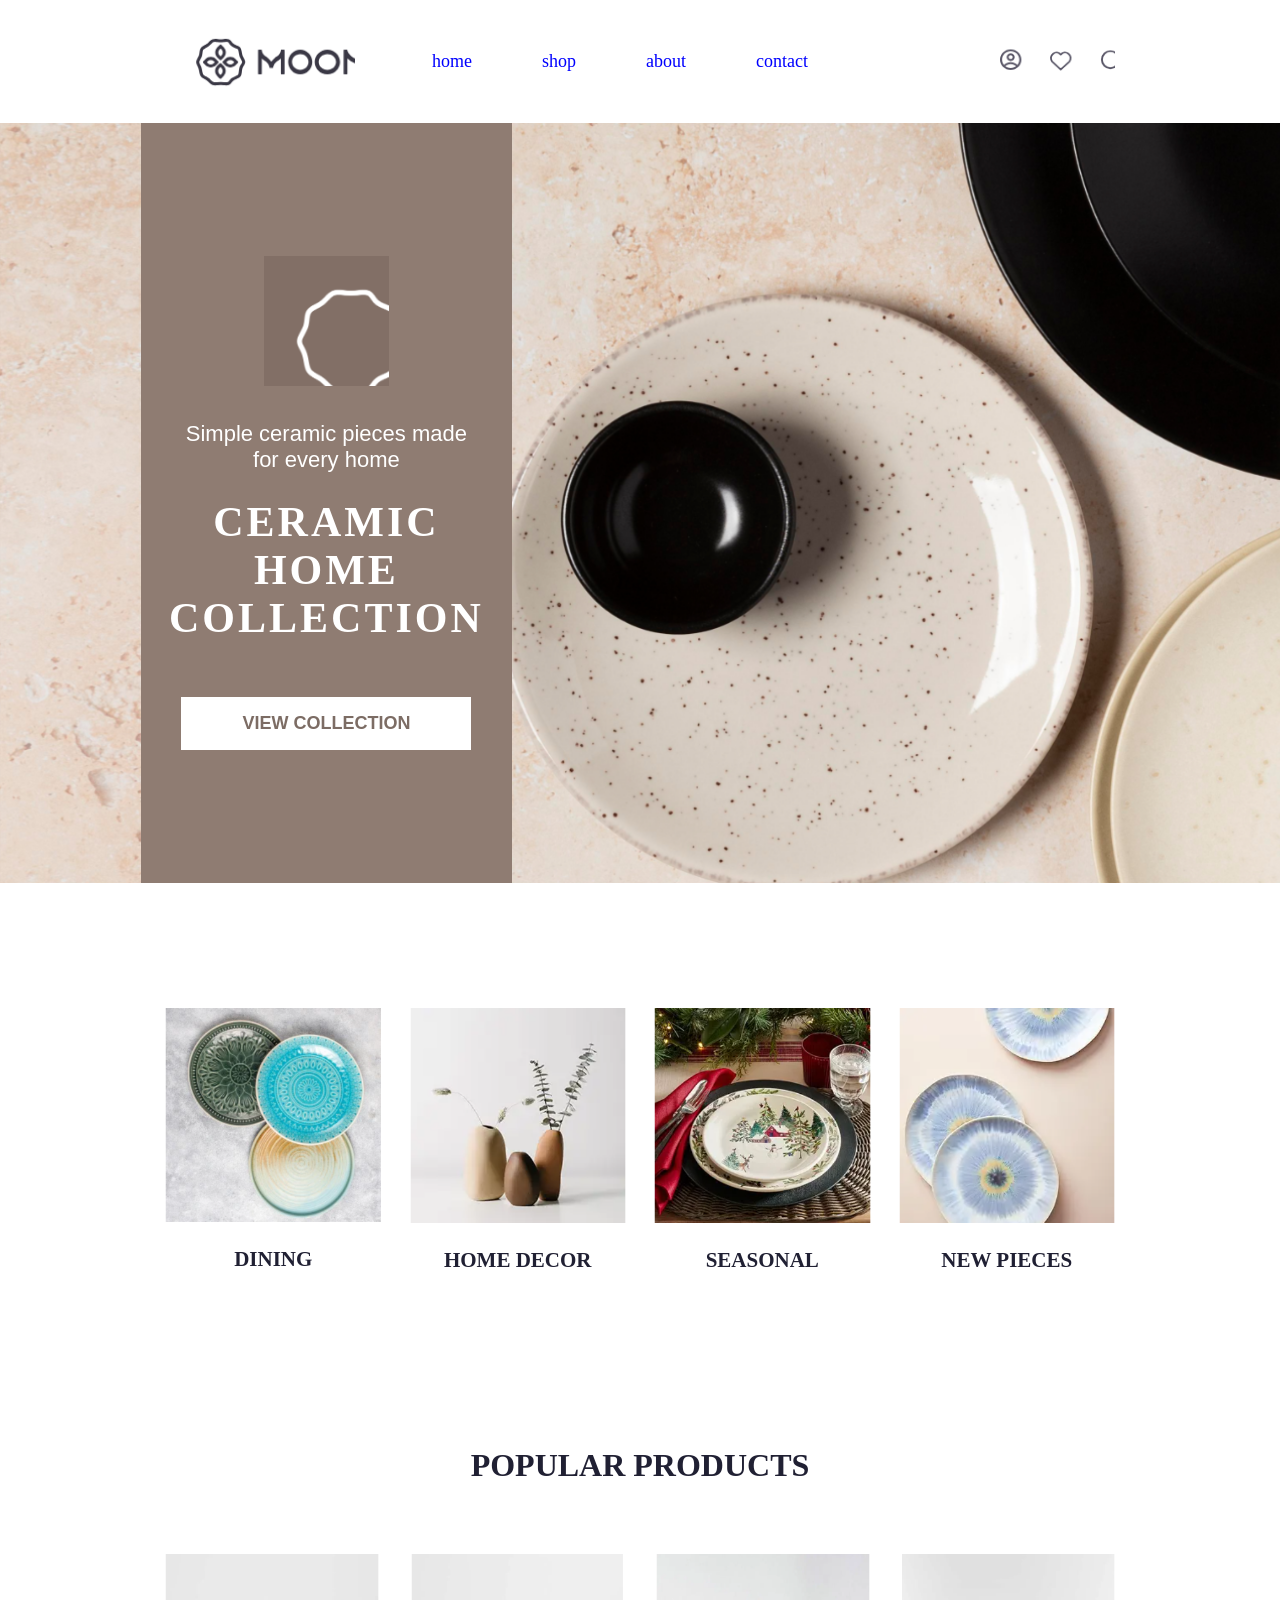
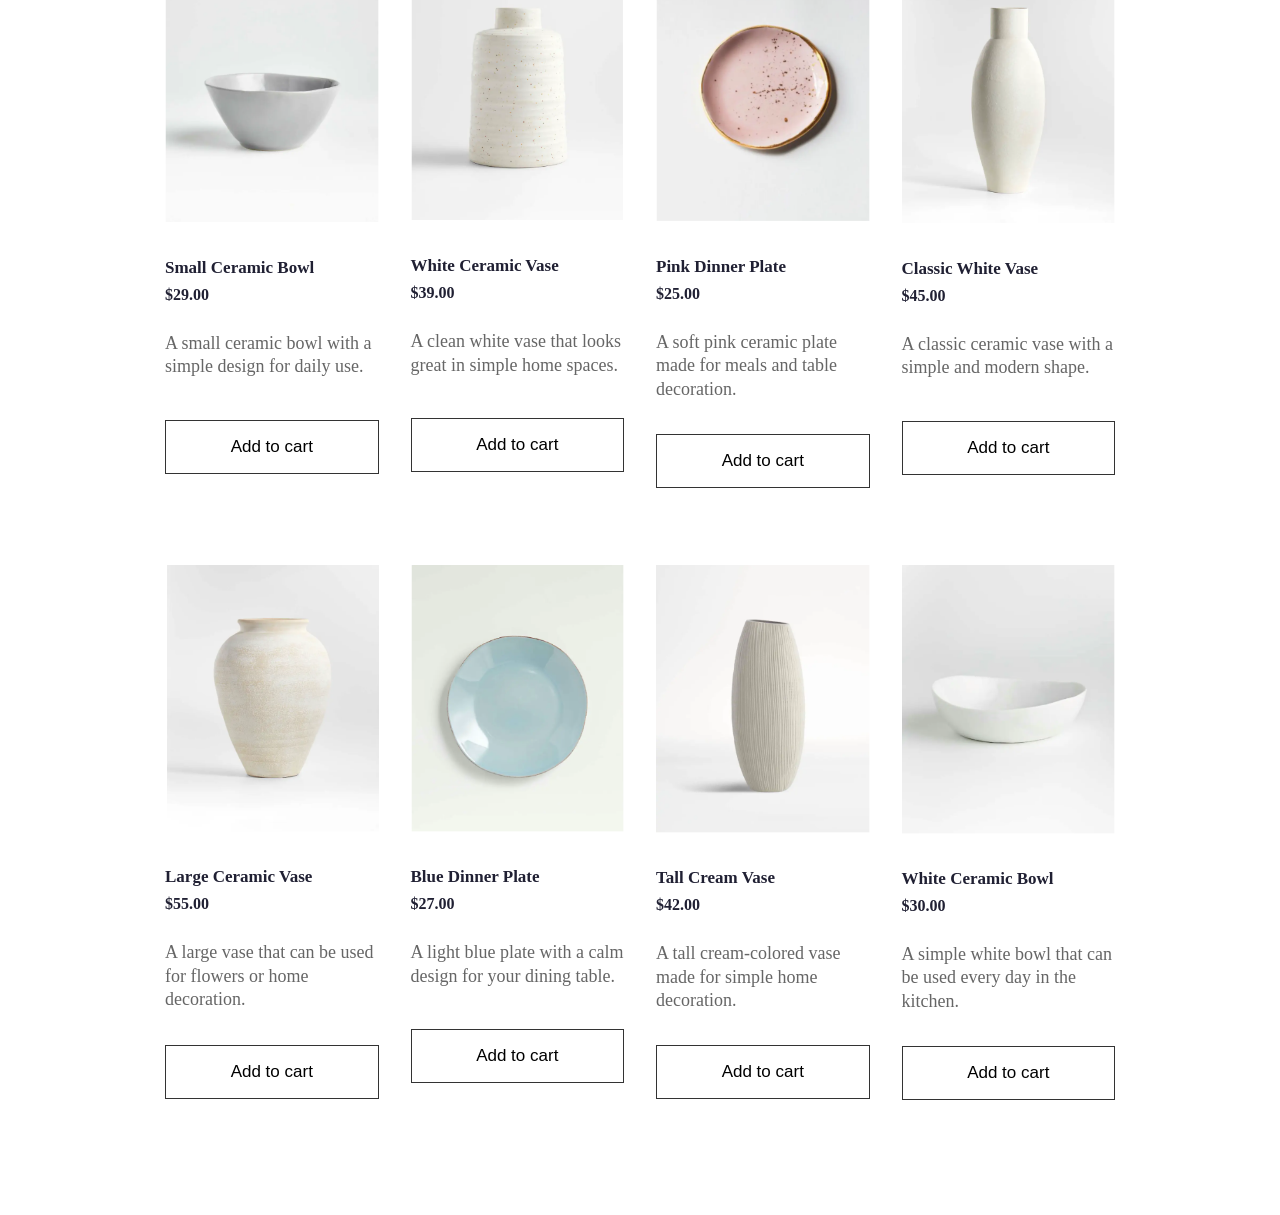
<file: task-04-css-flexbox/index.html>
<!DOCTYPE html>
<html lang="en">

<head>
    <meta charset="UTF-8">
    <meta name="viewport" content="width=device-width, initial-scale=1.0">
    <title>Moon Ceramic Store</title>

    <link rel="stylesheet" href="assets/css/base.css">
    <link rel="stylesheet" href="assets/css/main.css">
</head>

<body>

    <header class="header">
        <div class="container">
            <div class="row header-row">

                <div class="logo">
                    <img src="imgs/moon-logo.png" alt="Moon logo">
                </div>

                <div class="nav">
                    <span>home</span>
                    <span>shop</span>
                    <span>about</span>
                    <span>contact</span>
                </div>

                <div class="header-icons">
                    <img src="imgs/header-icons.png" alt="Header icons">
                </div>

            </div>
        </div>
    </header>


    <section class="hero">

        <div class="hero-left-space"></div>

        <div class="hero-content">
            <img class="hero-symbol" src="imgs/hero-symbol.png" alt="Decoration">

            <p>Simple ceramic pieces made for every home</p>

            <h1>
                CERAMIC HOME
                <br>
                COLLECTION
            </h1>

            <button type="button">VIEW COLLECTION</button>
        </div>

        <div class="hero-image">
            <img src="imgs/hero-main.png" alt="Ceramic dinner set">
        </div>

    </section>


    <section class="collections">

        <div class="container">

            <div class="row collection-row">

                <div class="collection">
                    <img src="imgs/collection-1.png" alt="Dining collection">
                    <h2>DINING</h2>
                </div>

                <div class="collection">
                    <img src="imgs/collection-2.png" alt="Home decoration">
                    <h2>HOME DECOR</h2>
                </div>

                <div class="collection">
                    <img src="imgs/collection-3.png" alt="Seasonal collection">
                    <h2>SEASONAL</h2>
                </div>

                <div class="collection">
                    <img src="imgs/collection-4.png" alt="New ceramic pieces">
                    <h2>NEW PIECES</h2>
                </div>

            </div>

        </div>

    </section>


    <section class="best-sellers">

        <div class="container">

            <h2 class="section-title">POPULAR PRODUCTS</h2>

            <div class="row products-row">

                <div class="product">

                    <img src="imgs/product-1.png" alt="Small ceramic bowl">

                    <h3>Small Ceramic Bowl</h3>

                    <strong>$29.00</strong>

                    <p>
                        A small ceramic bowl with a simple design for daily use.
                    </p>

                    <button type="button">Add to cart</button>

                </div>


                <div class="product">

                    <img src="imgs/product-2.png" alt="White ceramic vase">

                    <h3>White Ceramic Vase</h3>

                    <strong>$39.00</strong>

                    <p>
                        A clean white vase that looks great in simple home spaces.
                    </p>

                    <button type="button">Add to cart</button>

                </div>


                <div class="product">

                    <img src="imgs/product-3.png" alt="Pink dinner plate">

                    <h3>Pink Dinner Plate</h3>

                    <strong>$25.00</strong>

                    <p>
                        A soft pink ceramic plate made for meals and table decoration.
                    </p>

                    <button type="button">Add to cart</button>

                </div>


                <div class="product">

                    <img src="imgs/product-4.png" alt="Classic white vase">

                    <h3>Classic White Vase</h3>

                    <strong>$45.00</strong>

                    <p>
                        A classic ceramic vase with a simple and modern shape.
                    </p>

                    <button type="button">Add to cart</button>

                </div>


                <div class="product">

                    <img src="imgs/product-5.png" alt="Large ceramic vase">

                    <h3>Large Ceramic Vase</h3>

                    <strong>$55.00</strong>

                    <p>
                        A large vase that can be used for flowers or home decoration.
                    </p>

                    <button type="button">Add to cart</button>

                </div>


                <div class="product">

                    <img src="imgs/product-6.png" alt="Blue dinner plate">

                    <h3>Blue Dinner Plate</h3>

                    <strong>$27.00</strong>

                    <p>
                        A light blue plate with a calm design for your dining table.
                    </p>

                    <button type="button">Add to cart</button>

                </div>


                <div class="product">

                    <img src="imgs/product-7.png" alt="Tall cream vase">

                    <h3>Tall Cream Vase</h3>

                    <strong>$42.00</strong>

                    <p>
                        A tall cream-colored vase made for simple home decoration.
                    </p>

                    <button type="button">Add to cart</button>

                </div>


                <div class="product">

                    <img src="imgs/product-8.png" alt="White ceramic bowl">

                    <h3>White Ceramic Bowl</h3>

                    <strong>$30.00</strong>

                    <p>
                        A simple white bowl that can be used every day in the kitchen.
                    </p>

                    <button type="button">Add to cart</button>

                </div>

            </div>

        </div>

    </section>

</body>

</html>
</file>
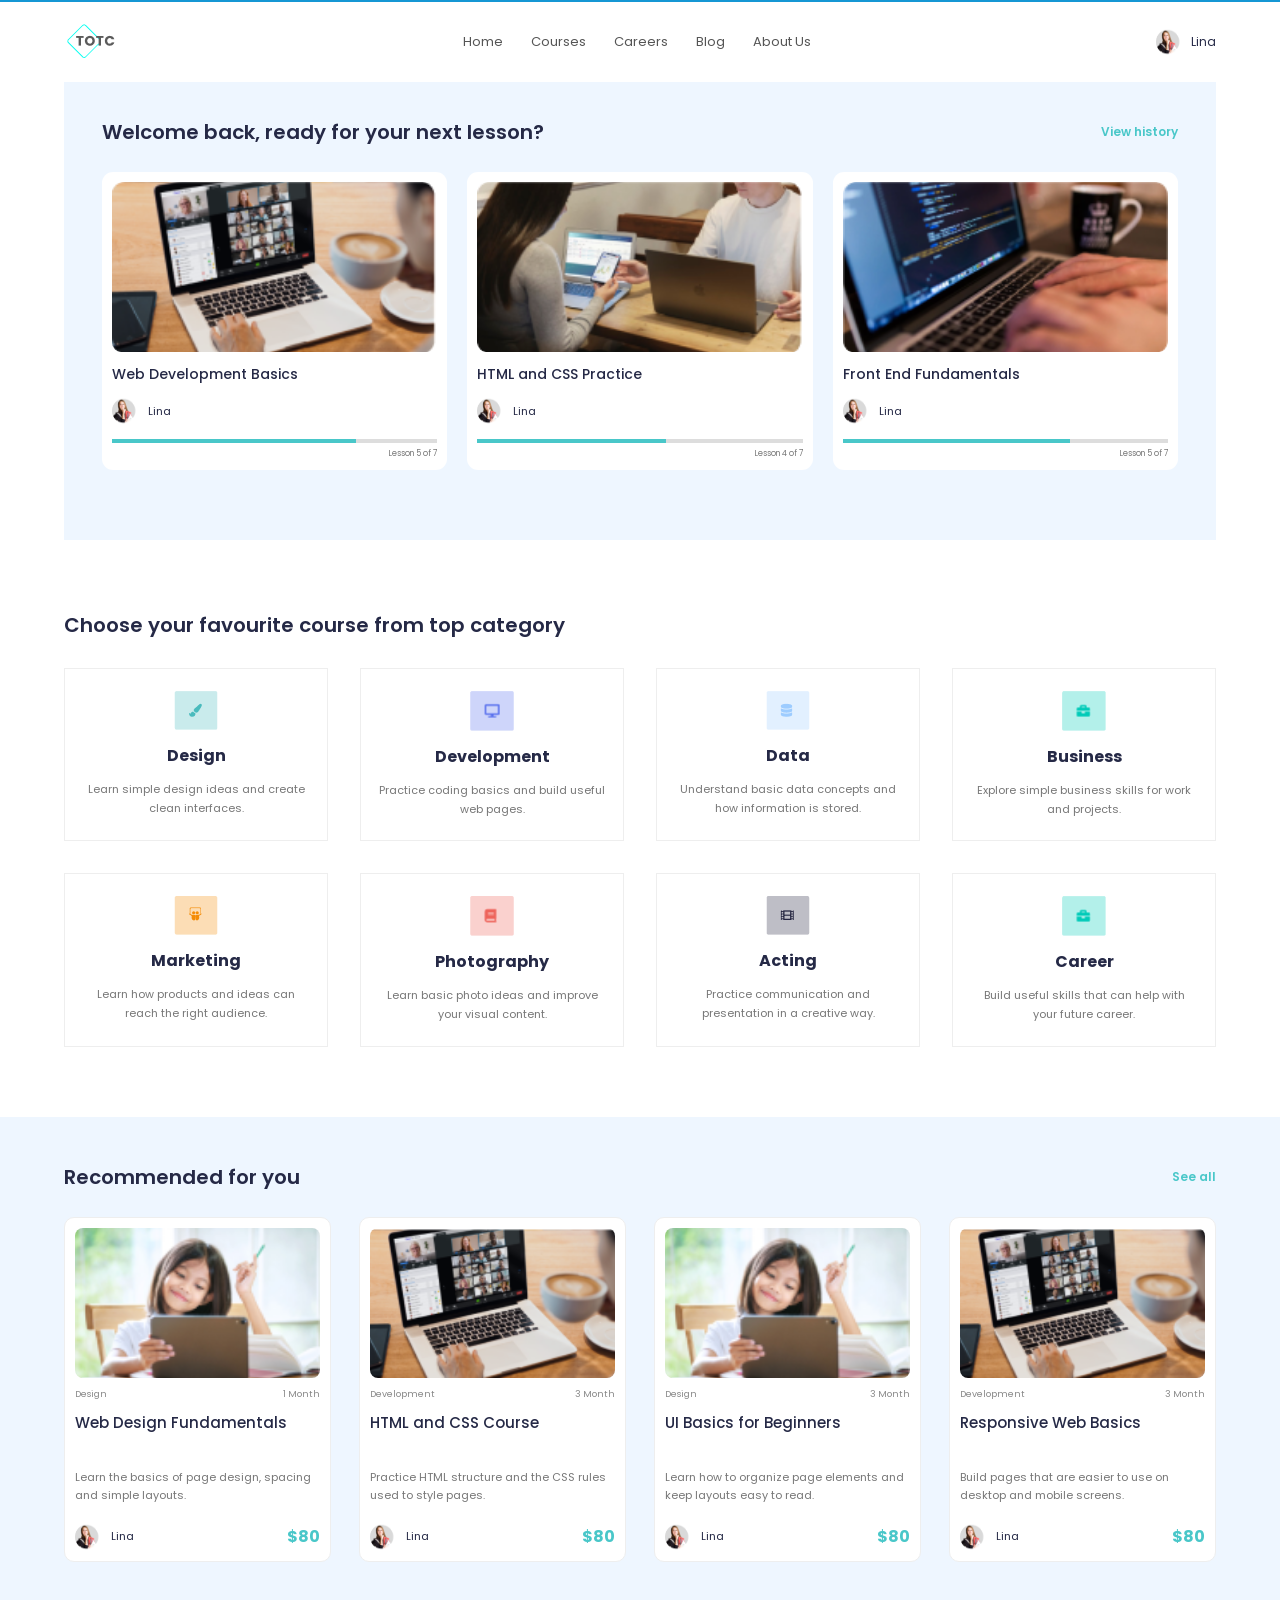
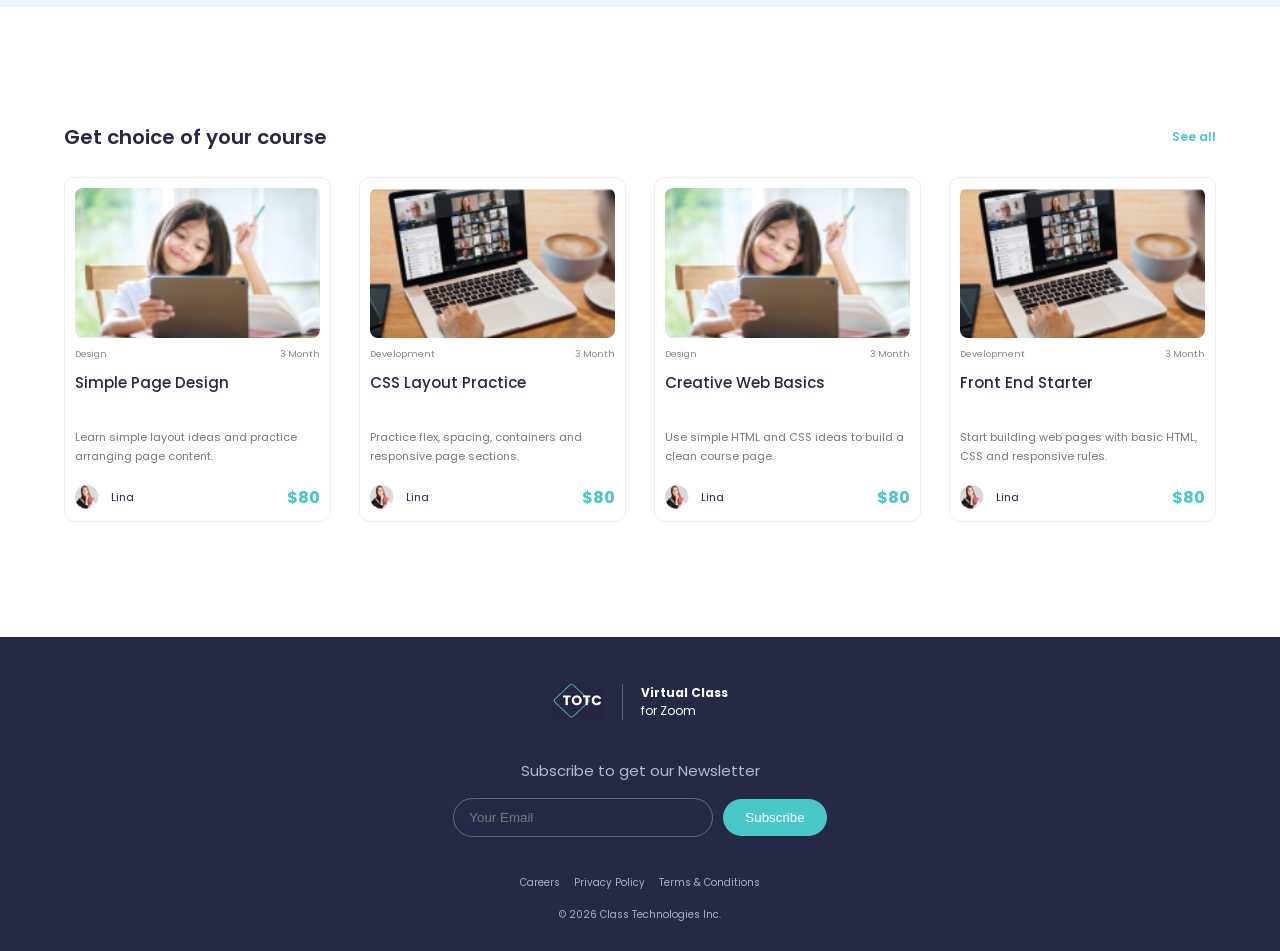
<file: task-05-css-course-page/index.html>
<!DOCTYPE html>
<html lang="en">
<head>
    <meta charset="UTF-8">
    <meta name="viewport" content="width=device-width, initial-scale=1.0">
    <title>Course Page</title>

    <link rel="preconnect" href="https://fonts.googleapis.com">
    <link rel="preconnect" href="https://fonts.gstatic.com" crossorigin>
    <link href="https://fonts.googleapis.com/css2?family=Poppins:wght@400;500;600;700&display=swap" rel="stylesheet">

    <link rel="stylesheet" href="assets/css/base.css">
    <link rel="stylesheet" href="assets/css/main.css">
</head>

<body>

    <header class="header">
        <div class="container">
            <div class="row header-row">
                <div class="logo">
                    <img src="assets/imgs/logo.png" alt="Course logo">
                </div>

                <nav class="nav">
                    <a href="#">Home</a>
                    <a href="#">Courses</a>
                    <a href="#">Careers</a>
                    <a href="#">Blog</a>
                    <a href="#">About Us</a>
                </nav>

                <div class="user">
                    <img src="assets/imgs/avatar.png" alt="User">
                    <span>Lina</span>
                </div>
            </div>
        </div>
    </header>

    <main>

        <section class="continue-section">
            <div class="container section-box">

                <div class="row section-heading">
                    <h1>Welcome back, ready for your next lesson?</h1>
                    <a href="#">View history</a>
                </div>

                <div class="row lesson-row">

                    <div class="lesson-card">
                        <img class="lesson-image" src="assets/imgs/course-laptop.png" alt="Online course">
                        <h2>Web Development Basics</h2>
                        <div class="teacher">
                            <img src="assets/imgs/avatar.png" alt="Teacher">
                            <span>Lina</span>
                        </div>
                        <div class="progress">
                            <div class="progress-value progress-one"></div>
                        </div>
                        <p class="lesson-number">Lesson 5 of 7</p>
                    </div>

                    <div class="lesson-card">
                        <img class="lesson-image" src="assets/imgs/course-meeting.png" alt="Study meeting">
                        <h2>HTML and CSS Practice</h2>
                        <div class="teacher">
                            <img src="assets/imgs/avatar.png" alt="Teacher">
                            <span>Lina</span>
                        </div>
                        <div class="progress">
                            <div class="progress-value progress-two"></div>
                        </div>
                        <p class="lesson-number">Lesson 4 of 7</p>
                    </div>

                    <div class="lesson-card">
                        <img class="lesson-image" src="assets/imgs/course-code.png" alt="Programming course">
                        <h2>Front End Fundamentals</h2>
                        <div class="teacher">
                            <img src="assets/imgs/avatar.png" alt="Teacher">
                            <span>Lina</span>
                        </div>
                        <div class="progress">
                            <div class="progress-value progress-three"></div>
                        </div>
                        <p class="lesson-number">Lesson 5 of 7</p>
                    </div>

                </div>
            </div>
        </section>

        <section class="categories-section">
            <div class="container">
                <h2 class="main-title">Choose your favourite course from top category</h2>

                <div class="row category-row">

                    <div class="category-card">
                        <img src="assets/imgs/icon-design.png" alt="Design icon">
                        <h3>Design</h3>
                        <p>Learn simple design ideas and create clean interfaces.</p>
                    </div>

                    <div class="category-card">
                        <img src="assets/imgs/icon-dev.png" alt="Development icon">
                        <h3>Development</h3>
                        <p>Practice coding basics and build useful web pages.</p>
                    </div>

                    <div class="category-card">
                        <img src="assets/imgs/icon-data.png" alt="Data icon">
                        <h3>Data</h3>
                        <p>Understand basic data concepts and how information is stored.</p>
                    </div>

                    <div class="category-card">
                        <img src="assets/imgs/icon-business.png" alt="Business icon">
                        <h3>Business</h3>
                        <p>Explore simple business skills for work and projects.</p>
                    </div>

                    <div class="category-card">
                        <img src="assets/imgs/icon-marketing.png" alt="Marketing icon">
                        <h3>Marketing</h3>
                        <p>Learn how products and ideas can reach the right audience.</p>
                    </div>

                    <div class="category-card">
                        <img src="assets/imgs/icon-photo.png" alt="Photography icon">
                        <h3>Photography</h3>
                        <p>Learn basic photo ideas and improve your visual content.</p>
                    </div>

                    <div class="category-card">
                        <img src="assets/imgs/icon-acting.png" alt="Acting icon">
                        <h3>Acting</h3>
                        <p>Practice communication and presentation in a creative way.</p>
                    </div>

                    <div class="category-card">
                        <img src="assets/imgs/icon-business.png" alt="Career icon">
                        <h3>Career</h3>
                        <p>Build useful skills that can help with your future career.</p>
                    </div>

                </div>
            </div>
        </section>

        <section class="courses-section light-section">
            <div class="container">
                <div class="row section-heading">
                    <h2>Recommended for you</h2>
                    <a href="#">See all</a>
                </div>

                <div class="row course-row">

                    <article class="course-card">
                        <img class="course-image" src="assets/imgs/course-student.png" alt="Student learning">
                        <div class="course-info-line">
                            <span>Design</span>
                            <span>1 Month</span>
                        </div>
                        <h3>Web Design Fundamentals</h3>
                        <p>Learn the basics of page design, spacing and simple layouts.</p>
                        <div class="row course-bottom">
                            <div class="teacher">
                                <img src="assets/imgs/avatar.png" alt="Teacher">
                                <span>Lina</span>
                            </div>
                            <strong>$80</strong>
                        </div>
                    </article>

                    <article class="course-card">
                        <img class="course-image" src="assets/imgs/course-laptop.png" alt="Online class">
                        <div class="course-info-line">
                            <span>Development</span>
                            <span>3 Month</span>
                        </div>
                        <h3>HTML and CSS Course</h3>
                        <p>Practice HTML structure and the CSS rules used to style pages.</p>
                        <div class="row course-bottom">
                            <div class="teacher">
                                <img src="assets/imgs/avatar.png" alt="Teacher">
                                <span>Lina</span>
                            </div>
                            <strong>$80</strong>
                        </div>
                    </article>

                    <article class="course-card">
                        <img class="course-image" src="assets/imgs/course-student.png" alt="Student class">
                        <div class="course-info-line">
                            <span>Design</span>
                            <span>3 Month</span>
                        </div>
                        <h3>UI Basics for Beginners</h3>
                        <p>Learn how to organize page elements and keep layouts easy to read.</p>
                        <div class="row course-bottom">
                            <div class="teacher">
                                <img src="assets/imgs/avatar.png" alt="Teacher">
                                <span>Lina</span>
                            </div>
                            <strong>$80</strong>
                        </div>
                    </article>

                    <article class="course-card">
                        <img class="course-image" src="assets/imgs/course-laptop.png" alt="Laptop course">
                        <div class="course-info-line">
                            <span>Development</span>
                            <span>3 Month</span>
                        </div>
                        <h3>Responsive Web Basics</h3>
                        <p>Build pages that are easier to use on desktop and mobile screens.</p>
                        <div class="row course-bottom">
                            <div class="teacher">
                                <img src="assets/imgs/avatar.png" alt="Teacher">
                                <span>Lina</span>
                            </div>
                            <strong>$80</strong>
                        </div>
                    </article>

                </div>
            </div>
        </section>

        <section class="courses-section">
            <div class="container">

                <div class="row section-heading">
                    <h2>Get choice of your course</h2>
                    <a href="#">See all</a>
                </div>

                <div class="row course-row">

                    <article class="course-card">
                        <img class="course-image" src="assets/imgs/course-student.png" alt="Student learning">
                        <div class="course-info-line">
                            <span>Design</span>
                            <span>3 Month</span>
                        </div>
                        <h3>Simple Page Design</h3>
                        <p>Learn simple layout ideas and practice arranging page content.</p>
                        <div class="row course-bottom">
                            <div class="teacher">
                                <img src="assets/imgs/avatar.png" alt="Teacher">
                                <span>Lina</span>
                            </div>
                            <strong>$80</strong>
                        </div>
                    </article>

                    <article class="course-card">
                        <img class="course-image" src="assets/imgs/course-laptop.png" alt="Online learning">
                        <div class="course-info-line">
                            <span>Development</span>
                            <span>3 Month</span>
                        </div>
                        <h3>CSS Layout Practice</h3>
                        <p>Practice flex, spacing, containers and responsive page sections.</p>
                        <div class="row course-bottom">
                            <div class="teacher">
                                <img src="assets/imgs/avatar.png" alt="Teacher">
                                <span>Lina</span>
                            </div>
                            <strong>$80</strong>
                        </div>
                    </article>

                    <article class="course-card">
                        <img class="course-image" src="assets/imgs/course-student.png" alt="Student">
                        <div class="course-info-line">
                            <span>Design</span>
                            <span>3 Month</span>
                        </div>
                        <h3>Creative Web Basics</h3>
                        <p>Use simple HTML and CSS ideas to build a clean course page.</p>
                        <div class="row course-bottom">
                            <div class="teacher">
                                <img src="assets/imgs/avatar.png" alt="Teacher">
                                <span>Lina</span>
                            </div>
                            <strong>$80</strong>
                        </div>
                    </article>

                    <article class="course-card">
                        <img class="course-image" src="assets/imgs/course-laptop.png" alt="Web course">
                        <div class="course-info-line">
                            <span>Development</span>
                            <span>3 Month</span>
                        </div>
                        <h3>Front End Starter</h3>
                        <p>Start building web pages with basic HTML, CSS and responsive rules.</p>
                        <div class="row course-bottom">
                            <div class="teacher">
                                <img src="assets/imgs/avatar.png" alt="Teacher">
                                <span>Lina</span>
                            </div>
                            <strong>$80</strong>
                        </div>
                    </article>

                </div>
            </div>
        </section>

    </main>

    <footer class="footer">
        <div class="container">

            <div class="row footer-top">
                <img src="assets/imgs/footer-logo.png" alt="Course logo">
                <div class="footer-name">
                    <strong>Virtual Class</strong>
                    <span>for Zoom</span>
                </div>
            </div>

            <div class="newsletter">
                <h2>Subscribe to get our Newsletter</h2>
                <div class="row subscribe-row">
                    <input type="email" placeholder="Your Email">
                    <button type="button">Subscribe</button>
                </div>
            </div>

            <div class="row footer-links">
                <a href="#">Careers</a>
                <a href="#">Privacy Policy</a>
                <a href="#">Terms & Conditions</a>
            </div>

            <p class="copyright">© 2026 Class Technologies Inc.</p>

        </div>
    </footer>

</body>
</html>
</file>
<file: task-04-css-flexbox/assets/css/base.css>
* {
    box-sizing: border-box;
}

body {
    margin: 0;
    color: #202033;
    background-color: white;
}

img {
    display: block;
}

.container {
    width: calc(100% - 330px);
    margin: auto;
}

.row {
    display: flex;
    flex-wrap: wrap;
    align-items: center;
}
</file>
<file: task-04-css-flexbox/assets/css/main.css>
.header {
    background-color: white;
    padding: 28px 0;
}

.header-row {
    justify-content: space-between;
}

.logo img {
    width: 190px;
}

.nav {
    display: flex;
    gap: 70px;
    align-items: center;
}

.nav span {
    color: blue;
    font-size: 18px;
}

.header-icons img {
    width: 230px;
}

.hero {
    display: flex;
    min-height: 760px;
    background-image: url("../../imgs/hero-texture.png");
    background-size: 230px 100%;
}

.hero-left-space {
    width: 11%;
}

.hero-content {
    width: 29%;
    background-color: #8f7c72;
    color: white;
    display: flex;
    flex-direction: column;
    justify-content: center;
    align-items: center;
    text-align: center;
    padding: 40px;
}

.hero-symbol {
    width: 125px;
    margin-bottom: 35px;
}

.hero-content p {
    font-family: Arial, sans-serif;
    font-size: 22px;
    margin: 0 0 25px;
}

.hero-content h1 {
    font-size: 42px;
    letter-spacing: 3px;
    margin: 0 0 55px;
}

.hero-content button {
    width: 290px;
    padding: 16px;
    background-color: white;
    border: none;
    color: #7c6c64;
    font-size: 18px;
    font-weight: bold;
}

.hero-image {
    width: 60%;
    overflow: hidden;
}

.hero-image img {
    width: 100%;
    height: 100%;
    object-fit: cover;
}

.collections {
    padding: 125px 0 90px;
}

.collection-row {
    gap: 28px;
    justify-content: space-between;
    align-items: flex-start;
}

.collection {
    width: calc((100% - 84px) / 4);
    text-align: center;
}

.collection img {
    width: 100%;
}

.collection h2 {
    font-size: 21px;
    margin-top: 25px;
}

.best-sellers {
    padding: 40px 0 70px;
}

.section-title {
    text-align: center;
    font-size: 32px;
    margin-bottom: 70px;
}

.products-row {
    gap: 32px;
    align-items: stretch;
}

.product {
    width: calc((100% - 96px) / 4);
    margin-bottom: 45px;
}

.product img {
    width: 100%;
    margin-bottom: 35px;
}

.product h3 {
    font-size: 17px;
    margin: 0 0 8px;
}

.product strong {
    display: block;
    margin-bottom: 28px;
}

.product p {
    min-height: 55px;
    color: #666;
    font-size: 18px;
    line-height: 1.3;
}

.product button {
    width: 100%;
    padding: 16px;
    margin-top: 15px;
    background-color: white;
    border: 1px solid #333;
    font-size: 17px;
}

@media (max-width: 1100px) {
    .container {
        width: 92%;
    }

    .nav {
        gap: 25px;
    }

    .header-icons img {
        width: 180px;
    }

    .hero-left-space {
        display: none;
    }

    .hero-content {
        width: 40%;
    }

    .hero-image {
        width: 60%;
    }

    .collection,
    .product {
        width: calc((100% - 28px) / 2);
    }
}
</file>
<file: task-05-css-course-page/assets/css/base.css>
* {
    margin: 0;
    padding: 0;
    box-sizing: border-box;
}

:root {
    --dark: #252946;
    --text: #252946;
    --light-blue: #eef6ff;
    --aqua: #49c7c9;
    --white: #ffffff;
    --gray: #777777;
}

body {
    font-family: 'Poppins', Arial, sans-serif;
    color: var(--text);
    background-color: var(--white);
}

img {
    width: 100%;
    height: auto;
    display: block;
}

a {
    color: inherit;
    text-decoration: none;
}

ul {
    list-style-type: none;
}

.container {
    width: 92%;
    margin: auto;
}

.row {
    display: flex;
    flex-wrap: wrap;
    align-items: center;
}
</file>
<file: task-05-css-course-page/assets/css/main.css>
.header {
    padding: 18px 0;
    border-top: 2px solid #1597d4;
}

.header-row {
    justify-content: space-between;
    gap: 18px;
}

.logo {
    width: 54px;
}

.nav {
    width: 100%;
    display: flex;
    flex-wrap: wrap;
    justify-content: center;
    gap: 18px;
    order: 3;
}

.nav a {
    font-size: 13px;
    color: #555555;
}

.user {
    display: flex;
    align-items: center;
    gap: 7px;
    font-size: 12px;
}

.user img,
.teacher img {
    width: 28px;
    height: 28px;
    border-radius: 50%;
}

section {
    margin-bottom: 55px;
}

.section-box,
.light-section {
    background-color: var(--light-blue);
}

.section-box {
    padding: 28px 20px 45px;
}

.section-heading {
    justify-content: space-between;
    gap: 12px;
    margin-bottom: 25px;
}

.section-heading h1,
.section-heading h2 {
    font-size: 20px;
    font-weight: 600;
}

.section-heading a {
    font-size: 12px;
    color: var(--aqua);
    font-weight: 600;
}

.lesson-row {
    gap: 20px;
    align-items: stretch;
}

.lesson-card {
    width: 100%;
    background-color: var(--white);
    border-radius: 11px;
    padding: 10px;
}

.lesson-image {
    height: 180px;
    object-fit: cover;
    border-radius: 9px;
}

.lesson-card h2 {
    font-size: 14px;
    font-weight: 500;
    margin: 12px 0;
}

.teacher {
    display: flex;
    align-items: center;
    gap: 8px;
    font-size: 11px;
}

.progress {
    width: 100%;
    height: 4px;
    margin-top: 14px;
    background-color: #dddddd;
}

.progress-value {
    height: 4px;
    background-color: var(--aqua);
}

.progress-one {
    width: 75%;
}

.progress-two {
    width: 58%;
}

.progress-three {
    width: 70%;
}

.lesson-number {
    text-align: right;
    margin-top: 5px;
    font-size: 8px;
    color: #777777;
}

.main-title {
    font-size: 20px;
    font-weight: 600;
    margin-bottom: 28px;
}

.category-row {
    gap: 22px;
    align-items: stretch;
}

.category-card {
    width: 100%;
    text-align: center;
    padding: 22px 18px;
    border: 1px solid #eeeeee;
}

.category-card img {
    width: 44px;
    margin: 0 auto 12px;
}

.category-card h3 {
    font-size: 16px;
    margin-bottom: 12px;
}

.category-card p {
    font-size: 11px;
    line-height: 1.7;
    color: #777777;
}

.courses-section {
    padding: 45px 0;
}

.course-row {
    gap: 22px;
    align-items: stretch;
}

.course-card {
    width: 100%;
    background-color: var(--white);
    border-radius: 10px;
    padding: 10px;
    border: 1px solid #eeeeee;
}

.course-image {
    height: 190px;
    object-fit: cover;
    border-radius: 8px;
}

.course-info-line {
    display: flex;
    justify-content: space-between;
    gap: 10px;
    margin: 10px 0;
    font-size: 9px;
    color: #888888;
}

.course-card h3 {
    font-size: 15px;
    font-weight: 500;
    min-height: 45px;
}

.course-card > p {
    margin: 12px 0 18px;
    font-size: 11px;
    line-height: 1.7;
    color: #777777;
}

.course-bottom {
    justify-content: space-between;
}

.course-bottom strong {
    color: var(--aqua);
    font-size: 16px;
}

.footer {
    background-color: var(--dark);
    color: var(--white);
    padding: 45px 0 28px;
    text-align: center;
}

.footer-top {
    justify-content: center;
    gap: 18px;
}

.footer-top img {
    width: 52px;
}

.footer-name {
    border-left: 1px solid #5b5f77;
    padding-left: 18px;
    text-align: left;
    display: flex;
    flex-direction: column;
    font-size: 12px;
}

.newsletter {
    margin: 38px 0;
}

.newsletter h2 {
    font-size: 15px;
    font-weight: 400;
    margin-bottom: 16px;
    color: #b7b9ca;
}

.subscribe-row {
    justify-content: center;
    gap: 10px;
}

.subscribe-row input {
    width: 100%;
    max-width: 280px;
    padding: 11px 15px;
    color: var(--white);
    background-color: transparent;
    border: 1px solid #656982;
    border-radius: 22px;
}

.subscribe-row button {
    padding: 11px 22px;
    color: var(--white);
    background-color: var(--aqua);
    border: 0;
    border-radius: 22px;
}

.footer-links {
    justify-content: center;
    gap: 14px;
    margin-bottom: 16px;
}

.footer-links a,
.copyright {
    font-size: 10px;
    color: #aeb0c0;
}

/* tablet */
@media (min-width: 700px) {

    .container {
        width: 90%;
    }

    .nav {
        width: auto;
        order: 0;
        gap: 28px;
    }

    .lesson-card {
        width: calc((100% - 40px) / 3);
    }

    .lesson-image {
        height: 130px;
    }

    .category-card {
        width: calc((100% - 22px) / 2);
    }

    .course-card {
        width: calc((100% - 22px) / 2);
    }

    .subscribe-row input {
        width: 260px;
    }
}

/* desktop */
@media (min-width: 1050px) {

    .container {
        width: 90%;
        max-width: 1180px;
    }

    .header {
        padding: 20px 0;
    }

    .section-box {
        padding: 35px 38px 70px;
    }

    .lesson-image {
        height: 170px;
    }

    .category-row {
        gap: 32px;
    }

    .category-card {
        width: calc((100% - 96px) / 4);
    }

    .course-row {
        gap: 28px;
    }

    .course-card {
        width: calc((100% - 84px) / 4);
    }

    .course-image {
        height: 150px;
    }

    section {
        margin-bottom: 70px;
    }
}
</file>
